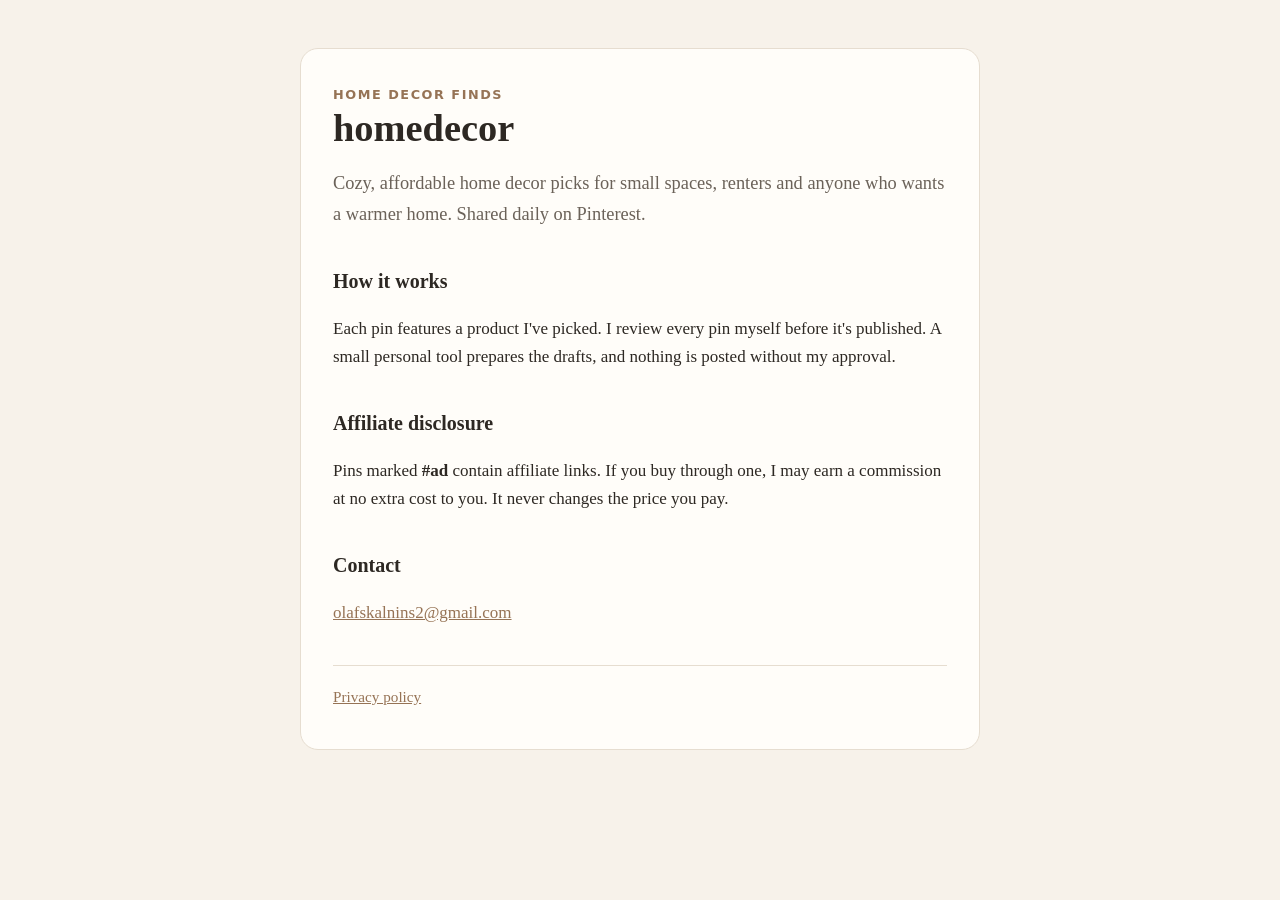
<file: index.html>
<!doctype html>
<html lang="en">
<head>
<meta charset="utf-8">
<meta name="viewport" content="width=device-width, initial-scale=1">
<title>homedecor</title>
<meta name="description" content="Cozy, affordable home decor finds, shared on Pinterest.">
<link rel="stylesheet" href="style.css">
</head>
<body>
<main>
  <p class="kicker">Home decor finds</p>
  <h1>homedecor</h1>
  <p class="lead">Cozy, affordable home decor picks for small spaces, renters and anyone who wants a warmer home. Shared daily on Pinterest.</p>

  <h2>How it works</h2>
  <p>Each pin features a product I've picked. I review every pin myself before it's published. A small personal tool prepares the drafts, and nothing is posted without my approval.</p>

  <h2>Affiliate disclosure</h2>
  <p>Pins marked <strong>#ad</strong> contain affiliate links. If you buy through one, I may earn a commission at no extra cost to you. It never changes the price you pay.</p>

  <h2>Contact</h2>
  <p><a href="mailto:olafskalnins2@gmail.com">olafskalnins2@gmail.com</a></p>

  <footer><a href="privacy.html">Privacy policy</a></footer>
</main>
</body>
</html>
</file>
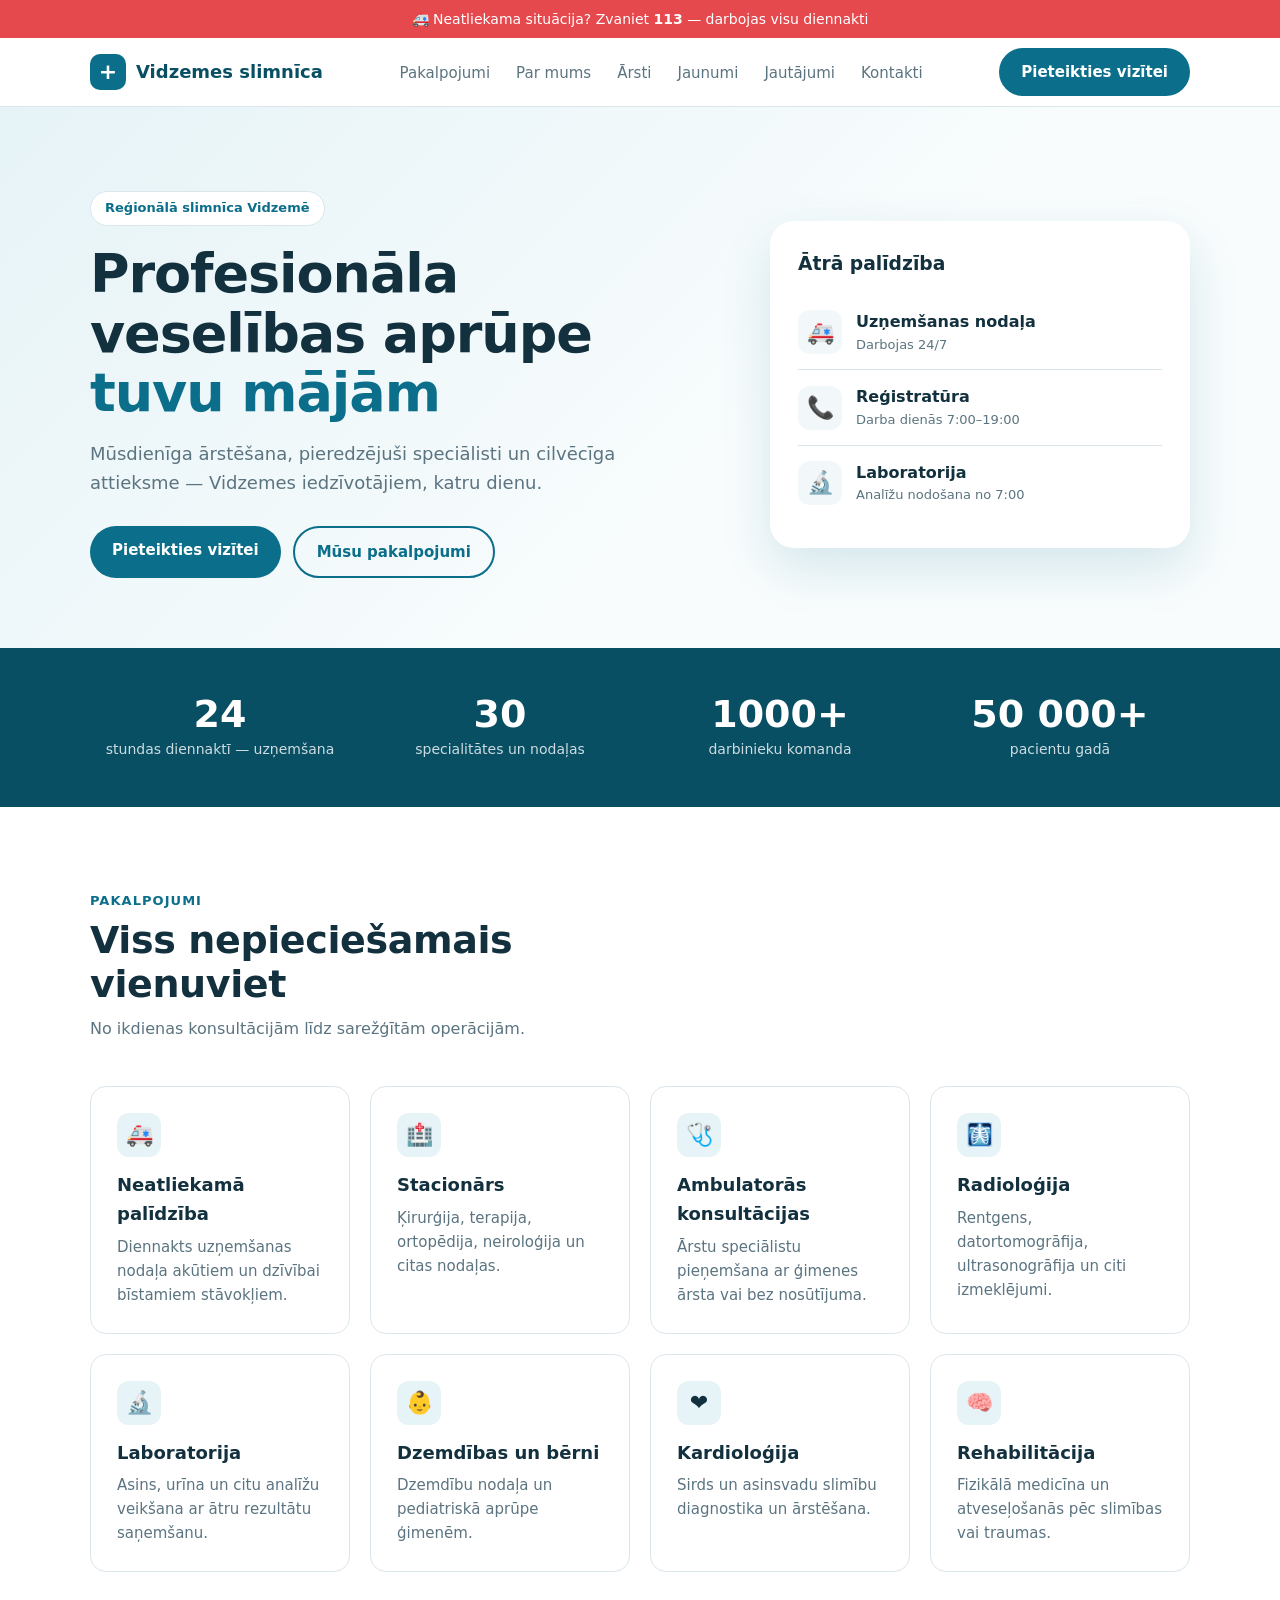
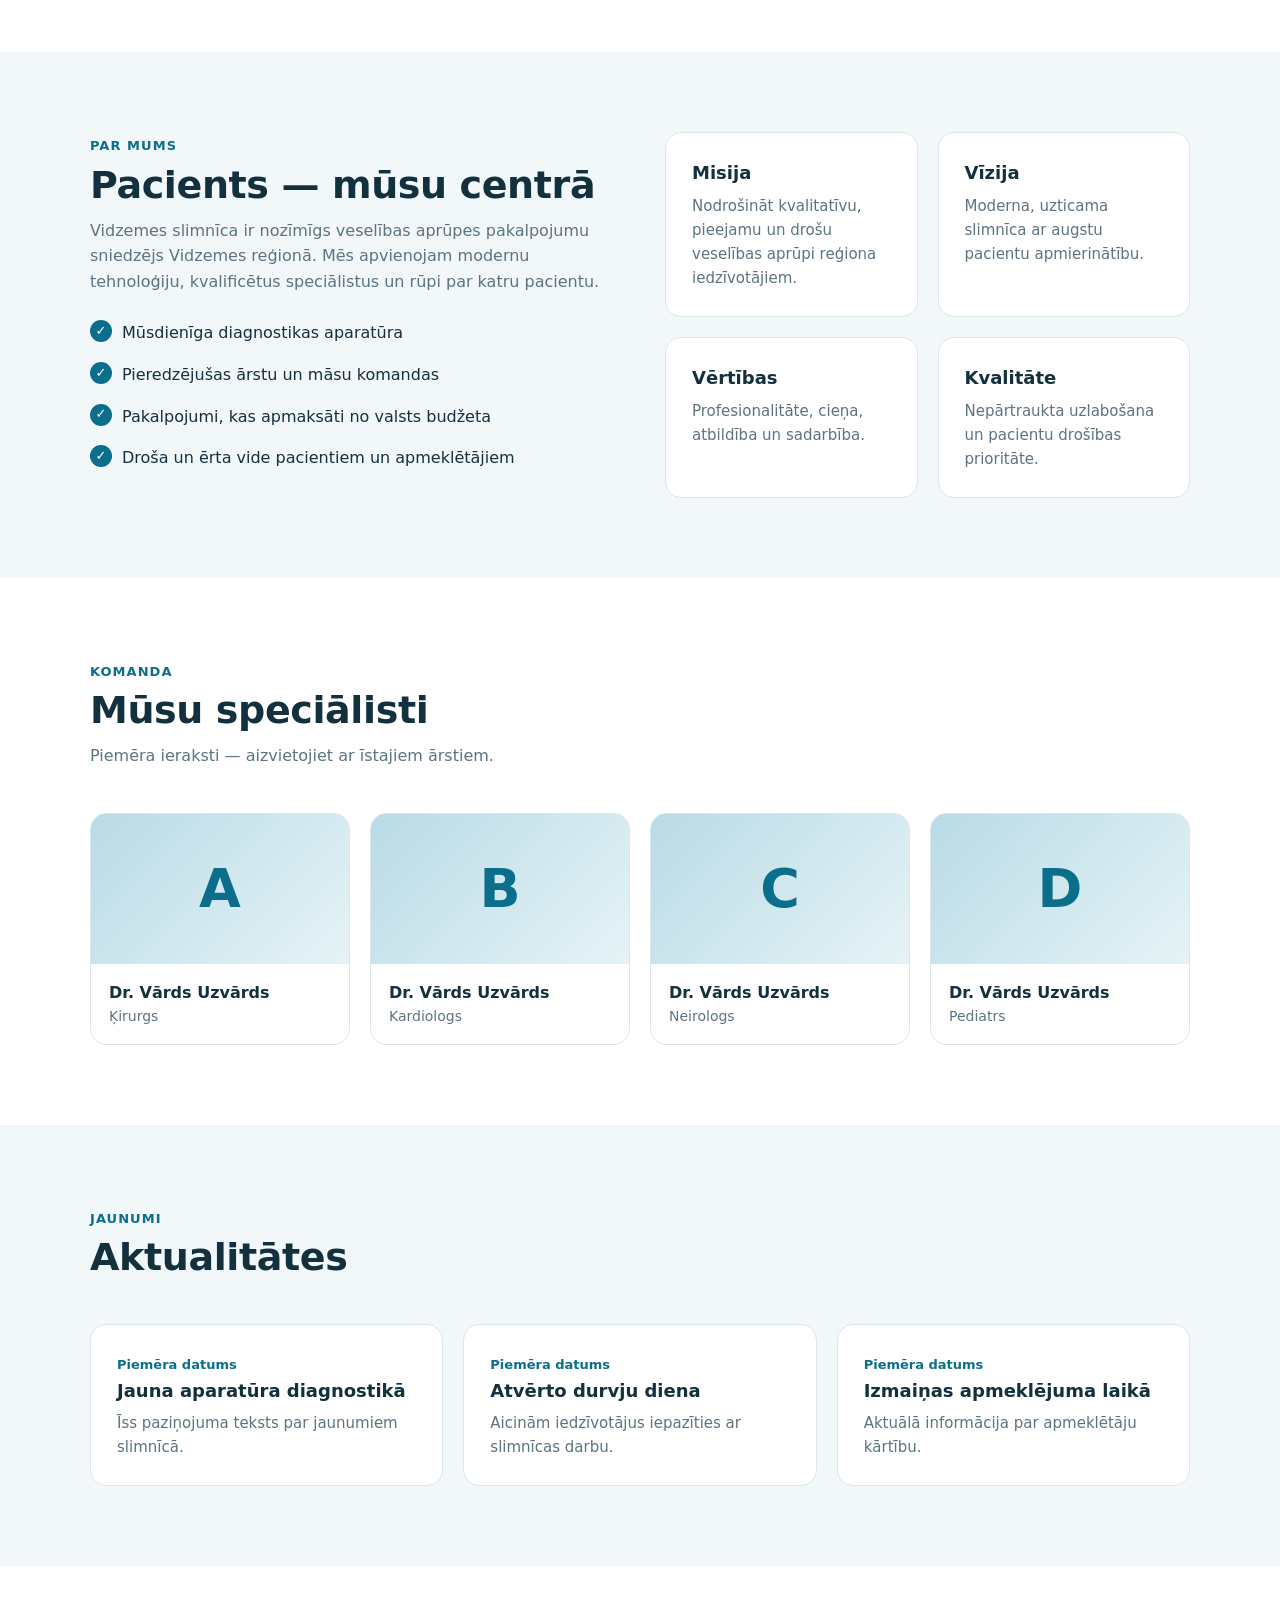
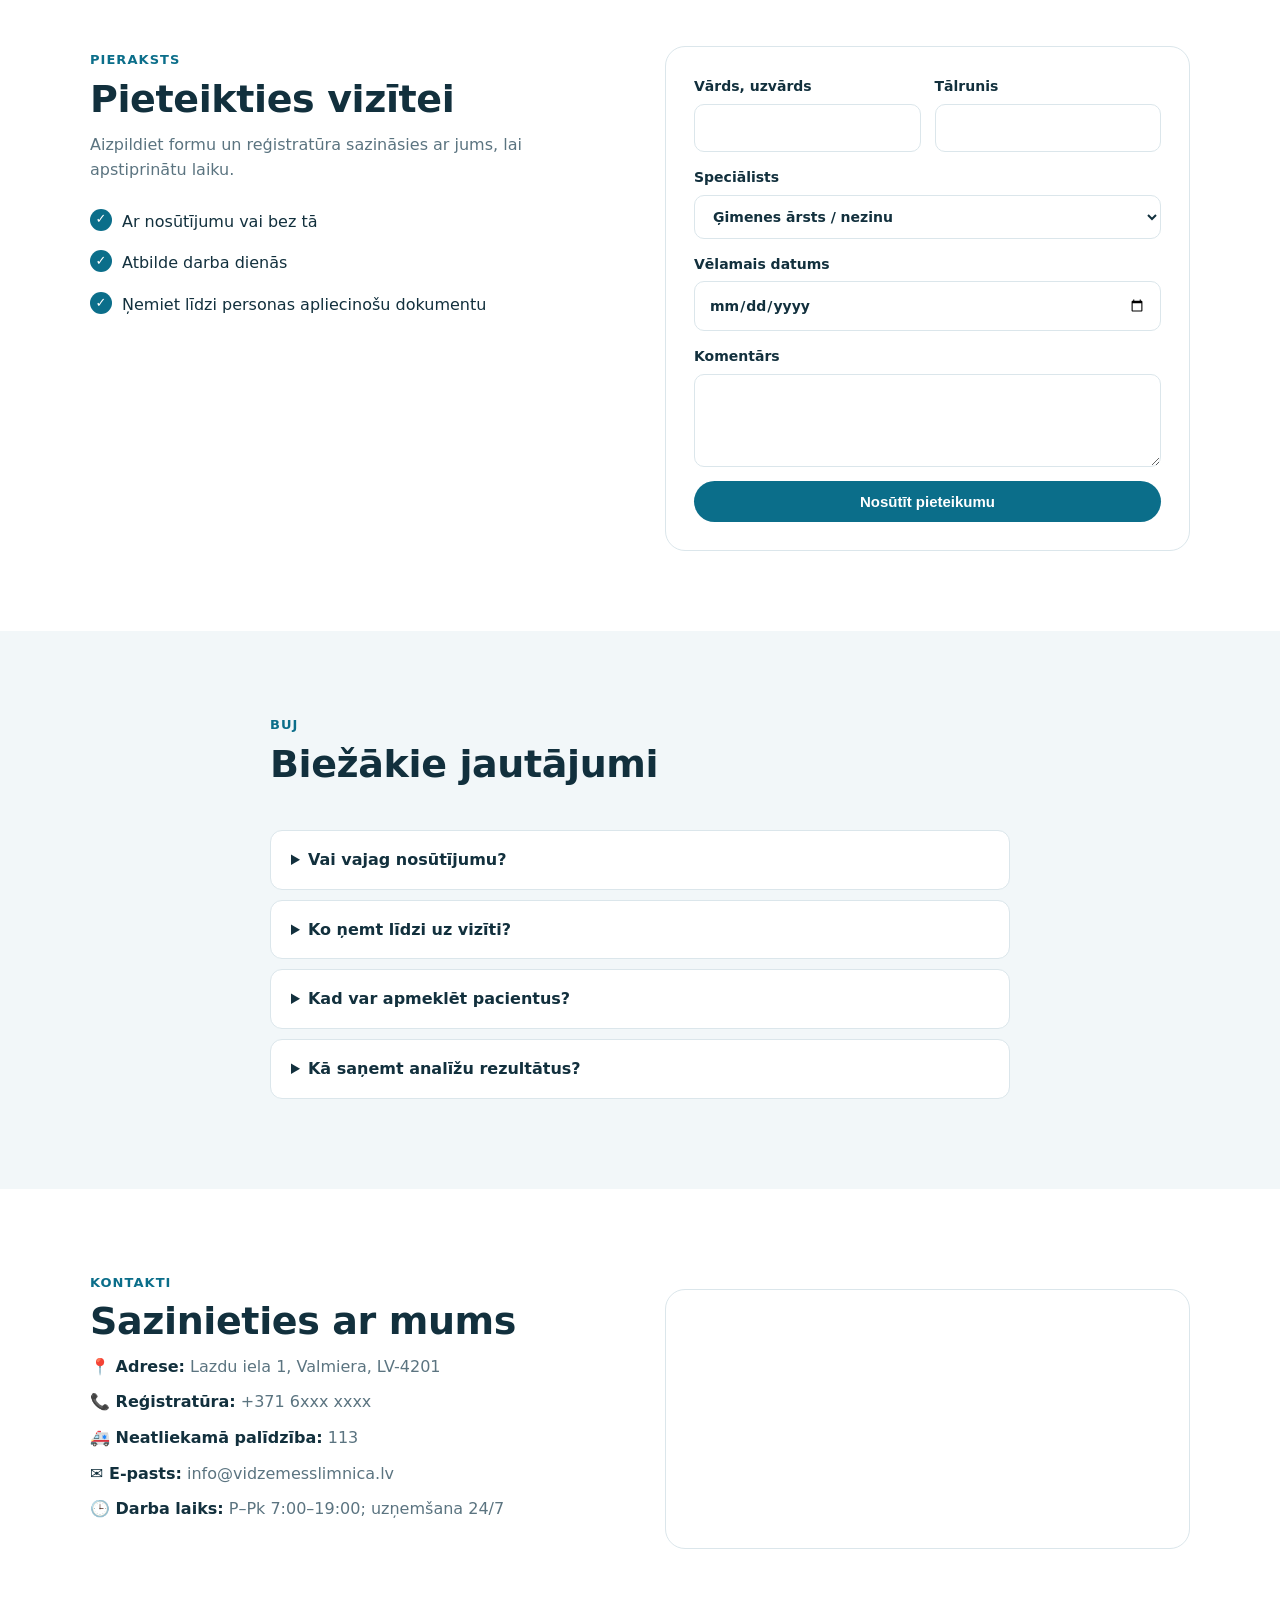
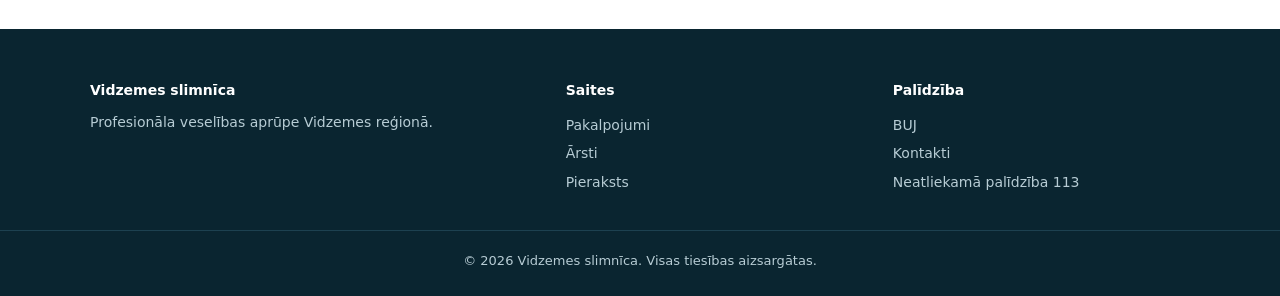
<file: vidzemes-slimnica/index.html>
<!doctype html>
<html lang="lv">
<head>
<meta charset="utf-8">
<meta name="viewport" content="width=device-width,initial-scale=1">
<title>Vidzemes slimnīca — Veselība tuvu mājām</title>
<meta name="description" content="Vidzemes slimnīca Valmierā — neatliekamā palīdzība, stacionārs, ambulatorās konsultācijas, izmeklējumi un pierakstu sistēma.">
<style>
:root{--bg:#fff;--soft:#f2f7f9;--ink:#12303d;--mut:#5b7480;--brand:#0b6e8a;--brand2:#084f64;--acc:#e5484d;--line:#dbe6eb;--r:16px}
*{box-sizing:border-box;margin:0}
html{scroll-behavior:smooth}
body{font-family:system-ui,-apple-system,"Segoe UI",Roboto,sans-serif;color:var(--ink);background:var(--bg);line-height:1.6}
a{color:inherit;text-decoration:none}
.w{max-width:1140px;margin:0 auto;padding:0 20px}
.sos{background:var(--acc);color:#fff;font-size:14px;text-align:center;padding:8px 12px}
.sos b{font-weight:700}
header{position:sticky;top:0;z-index:20;background:rgba(255,255,255,.95);backdrop-filter:blur(8px);border-bottom:1px solid var(--line)}
.nav{display:flex;align-items:center;justify-content:space-between;height:68px}
.logo{display:flex;align-items:center;gap:10px;font-weight:800;font-size:18px;color:var(--brand2)}
.logo i{width:36px;height:36px;border-radius:10px;background:var(--brand);display:grid;place-items:center;color:#fff;font-style:normal;font-size:22px;line-height:1}
nav ul{display:flex;gap:26px;list-style:none;padding:0}
nav a{font-size:15px;font-weight:500;color:var(--mut)}nav a:hover{color:var(--brand)}
.btn{display:inline-block;background:var(--brand);color:#fff;padding:12px 22px;border-radius:999px;font-weight:600;font-size:15px;border:0;cursor:pointer;transition:.2s}
.btn:hover{background:var(--brand2);transform:translateY(-1px)}
.btn.o{background:transparent;color:var(--brand);border:2px solid var(--brand)}.btn.o:hover{background:var(--brand);color:#fff}
.burger{display:none;background:none;border:0;font-size:28px;cursor:pointer;color:var(--ink)}
.hero{background:linear-gradient(135deg,#e6f3f7 0%,#f8fcfd 60%);padding:84px 0 70px}
.hero .w{display:grid;grid-template-columns:1.2fr .8fr;gap:50px;align-items:center}
.tag{display:inline-block;background:#fff;border:1px solid var(--line);color:var(--brand);font-size:13px;font-weight:600;padding:6px 14px;border-radius:999px;margin-bottom:18px}
h1{font-size:clamp(34px,5vw,54px);line-height:1.1;letter-spacing:-.02em;margin-bottom:18px}
h1 span{color:var(--brand)}
.lead{font-size:18px;color:var(--mut);max-width:540px;margin-bottom:28px}
.cta{display:flex;gap:12px;flex-wrap:wrap}
.card-h{background:#fff;border-radius:24px;padding:28px;box-shadow:0 20px 50px rgba(11,110,138,.15)}
.card-h h3{margin-bottom:16px}
.row{display:flex;gap:14px;align-items:center;padding:14px 0;border-top:1px solid var(--line)}
.row:first-of-type{border-top:0}
.ic{width:44px;height:44px;border-radius:12px;background:var(--soft);display:grid;place-items:center;font-size:22px;flex:none}
.row small{color:var(--mut);display:block;font-size:13px}
.stats{padding:46px 0;background:var(--brand2);color:#fff}
.stats .w{display:grid;grid-template-columns:repeat(4,1fr);gap:20px;text-align:center}
.stats b{display:block;font-size:38px;line-height:1.1}
.stats span{opacity:.8;font-size:14px}
section{padding:80px 0}
.alt{background:var(--soft)}
.sh{max-width:620px;margin-bottom:44px}
.sh small{color:var(--brand);font-weight:700;letter-spacing:.08em;text-transform:uppercase;font-size:13px}
h2{font-size:clamp(28px,4vw,38px);line-height:1.15;margin:6px 0 10px;letter-spacing:-.01em}
.sh p{color:var(--mut)}
.grid{display:grid;grid-template-columns:repeat(auto-fill,minmax(250px,1fr));gap:20px}
.card{background:#fff;border:1px solid var(--line);border-radius:var(--r);padding:26px;transition:.2s}
.card:hover{transform:translateY(-4px);box-shadow:0 14px 34px rgba(11,110,138,.12);border-color:transparent}
.card .ic{margin-bottom:14px;background:#e6f3f7}
.card h3{font-size:18px;margin-bottom:6px}
.card p{color:var(--mut);font-size:15px}
.two{display:grid;grid-template-columns:1fr 1fr;gap:50px;align-items:start}
.ticks{list-style:none;padding:0;margin-top:18px}
.ticks li{padding:8px 0 8px 32px;position:relative}
.ticks li:before{content:"✓";position:absolute;left:0;top:8px;width:22px;height:22px;border-radius:50%;background:var(--brand);color:#fff;font-size:13px;display:grid;place-items:center}
.team{display:grid;grid-template-columns:repeat(auto-fill,minmax(220px,1fr));gap:20px}
.doc{background:#fff;border-radius:var(--r);overflow:hidden;border:1px solid var(--line)}
.av{height:150px;background:linear-gradient(135deg,#b9dbe6,#e6f3f7);display:grid;place-items:center;font-size:54px;font-weight:800;color:var(--brand)}
.doc div+div{padding:16px 18px}.doc p{color:var(--mut);font-size:14px}
.news{display:grid;grid-template-columns:repeat(auto-fill,minmax(300px,1fr));gap:20px}
.news .card time{font-size:13px;color:var(--brand);font-weight:600}
details{background:#fff;border:1px solid var(--line);border-radius:12px;padding:16px 20px;margin-bottom:10px}
summary{font-weight:600;cursor:pointer}
details p{color:var(--mut);margin-top:10px}
form{background:#fff;border-radius:20px;padding:28px;border:1px solid var(--line);display:grid;gap:14px}
label{font-size:14px;font-weight:600;display:grid;gap:6px}
input,select,textarea{font:inherit;padding:12px 14px;border:1px solid var(--line);border-radius:10px;background:#fff;color:var(--ink)}
input:focus,select:focus,textarea:focus{outline:2px solid var(--brand);border-color:transparent}
.f2{display:grid;grid-template-columns:1fr 1fr;gap:14px}
.ok{display:none;background:#e7f7ee;color:#116b3a;padding:12px 14px;border-radius:10px;font-weight:600}
.ct p{margin:10px 0;color:var(--mut)}.ct b{color:var(--ink)}
.map{border-radius:20px;overflow:hidden;border:1px solid var(--line);margin-top:20px;height:260px}
.map iframe{width:100%;height:100%;border:0}
footer{background:#0a2530;color:#b7ccd4;padding:50px 0 24px;font-size:14px}
footer .w{display:grid;grid-template-columns:1.5fr 1fr 1fr;gap:30px}
footer h4{color:#fff;margin-bottom:10px}footer a{display:block;padding:3px 0}footer a:hover{color:#fff}
.copy{text-align:center;margin-top:34px;padding-top:20px;border-top:1px solid #1d4150;font-size:13px}
@media(max-width:860px){
 .hero .w,.two,footer .w{grid-template-columns:1fr}.stats .w{grid-template-columns:1fr 1fr}
 .burger{display:block}nav{display:none;position:absolute;top:68px;left:0;right:0;background:#fff;border-bottom:1px solid var(--line);padding:10px 20px 20px}
 nav.open{display:block}nav ul{flex-direction:column;gap:6px}nav a{display:block;padding:10px 0}
 .nav>.btn{display:none}.f2{grid-template-columns:1fr}section{padding:56px 0}
}
</style>
</head>
<body>
<div class="sos">🚑 Neatliekama situācija? Zvaniet <b>113</b> — darbojas visu diennakti</div>
<header><div class="w nav">
 <a href="#top" class="logo"><i>+</i>Vidzemes slimnīca</a>
 <nav id="nav"><ul>
  <li><a href="#pakalpojumi">Pakalpojumi</a></li>
  <li><a href="#par">Par mums</a></li>
  <li><a href="#arsti">Ārsti</a></li>
  <li><a href="#jaunumi">Jaunumi</a></li>
  <li><a href="#faq">Jautājumi</a></li>
  <li><a href="#kontakti">Kontakti</a></li>
 </ul></nav>
 <a href="#pieraksts" class="btn">Pieteikties vizītei</a>
 <button class="burger" aria-label="Izvēlne" onclick="document.getElementById('nav').classList.toggle('open')">☰</button>
</div></header>

<main id="top">
<div class="hero"><div class="w">
 <div>
  <span class="tag">Reģionālā slimnīca Vidzemē</span>
  <h1>Profesionāla veselības aprūpe <span>tuvu mājām</span></h1>
  <p class="lead">Mūsdienīga ārstēšana, pieredzējuši speciālisti un cilvēcīga attieksme — Vidzemes iedzīvotājiem, katru dienu.</p>
  <div class="cta"><a href="#pieraksts" class="btn">Pieteikties vizītei</a><a href="#pakalpojumi" class="btn o">Mūsu pakalpojumi</a></div>
 </div>
 <div class="card-h">
  <h3>Ātrā palīdzība</h3>
  <div class="row"><div class="ic">🚑</div><div><b>Uzņemšanas nodaļa</b><small>Darbojas 24/7</small></div></div>
  <div class="row"><div class="ic">📞</div><div><b>Reģistratūra</b><small>Darba dienās 7:00–19:00</small></div></div>
  <div class="row"><div class="ic">🔬</div><div><b>Laboratorija</b><small>Analīžu nodošana no 7:00</small></div></div>
 </div>
</div></div>

<div class="stats"><div class="w">
 <div><b data-n="24">0</b><span>stundas diennaktī — uzņemšana</span></div>
 <div><b data-n="30">0</b><span>specialitātes un nodaļas</span></div>
 <div><b data-n="1000">0</b><span>darbinieku komanda</span></div>
 <div><b data-n="50000">0</b><span>pacientu gadā</span></div>
</div></div>

<section id="pakalpojumi"><div class="w">
 <div class="sh"><small>Pakalpojumi</small><h2>Viss nepieciešamais vienuviet</h2><p>No ikdienas konsultācijām līdz sarežģītām operācijām.</p></div>
 <div class="grid">
  <div class="card"><div class="ic">🚑</div><h3>Neatliekamā palīdzība</h3><p>Diennakts uzņemšanas nodaļa akūtiem un dzīvībai bīstamiem stāvokļiem.</p></div>
  <div class="card"><div class="ic">🏥</div><h3>Stacionārs</h3><p>Ķirurģija, terapija, ortopēdija, neiroloģija un citas nodaļas.</p></div>
  <div class="card"><div class="ic">🩺</div><h3>Ambulatorās konsultācijas</h3><p>Ārstu speciālistu pieņemšana ar ģimenes ārsta vai bez nosūtījuma.</p></div>
  <div class="card"><div class="ic">🩻</div><h3>Radioloģija</h3><p>Rentgens, datortomogrāfija, ultrasonogrāfija un citi izmeklējumi.</p></div>
  <div class="card"><div class="ic">🔬</div><h3>Laboratorija</h3><p>Asins, urīna un citu analīžu veikšana ar ātru rezultātu saņemšanu.</p></div>
  <div class="card"><div class="ic">👶</div><h3>Dzemdības un bērni</h3><p>Dzemdību nodaļa un pediatriskā aprūpe ģimenēm.</p></div>
  <div class="card"><div class="ic">❤️</div><h3>Kardioloģija</h3><p>Sirds un asinsvadu slimību diagnostika un ārstēšana.</p></div>
  <div class="card"><div class="ic">🧠</div><h3>Rehabilitācija</h3><p>Fizikālā medicīna un atveseļošanās pēc slimības vai traumas.</p></div>
 </div>
</div></section>

<section id="par" class="alt"><div class="w two">
 <div class="sh" style="margin:0"><small>Par mums</small><h2>Pacients — mūsu centrā</h2>
  <p>Vidzemes slimnīca ir nozīmīgs veselības aprūpes pakalpojumu sniedzējs Vidzemes reģionā. Mēs apvienojam modernu tehnoloģiju, kvalificētus speciālistus un rūpi par katru pacientu.</p>
  <ul class="ticks"><li>Mūsdienīga diagnostikas aparatūra</li><li>Pieredzējušas ārstu un māsu komandas</li><li>Pakalpojumi, kas apmaksāti no valsts budžeta</li><li>Droša un ērta vide pacientiem un apmeklētājiem</li></ul>
 </div>
 <div class="grid" style="grid-template-columns:1fr 1fr">
  <div class="card"><h3>Misija</h3><p>Nodrošināt kvalitatīvu, pieejamu un drošu veselības aprūpi reģiona iedzīvotājiem.</p></div>
  <div class="card"><h3>Vīzija</h3><p>Moderna, uzticama slimnīca ar augstu pacientu apmierinātību.</p></div>
  <div class="card"><h3>Vērtības</h3><p>Profesionalitāte, cieņa, atbildība un sadarbība.</p></div>
  <div class="card"><h3>Kvalitāte</h3><p>Nepārtraukta uzlabošana un pacientu drošības prioritāte.</p></div>
 </div>
</div></section>

<section id="arsti"><div class="w">
 <div class="sh"><small>Komanda</small><h2>Mūsu speciālisti</h2><p>Piemēra ieraksti — aizvietojiet ar īstajiem ārstiem.</p></div>
 <div class="team">
  <div class="doc"><div class="av">A</div><div><b>Dr. Vārds Uzvārds</b><p>Ķirurgs</p></div></div>
  <div class="doc"><div class="av">B</div><div><b>Dr. Vārds Uzvārds</b><p>Kardiologs</p></div></div>
  <div class="doc"><div class="av">C</div><div><b>Dr. Vārds Uzvārds</b><p>Neirologs</p></div></div>
  <div class="doc"><div class="av">D</div><div><b>Dr. Vārds Uzvārds</b><p>Pediatrs</p></div></div>
 </div>
</div></section>

<section id="jaunumi" class="alt"><div class="w">
 <div class="sh"><small>Jaunumi</small><h2>Aktualitātes</h2></div>
 <div class="news">
  <div class="card"><time>Piemēra datums</time><h3>Jauna aparatūra diagnostikā</h3><p>Īss paziņojuma teksts par jaunumiem slimnīcā.</p></div>
  <div class="card"><time>Piemēra datums</time><h3>Atvērto durvju diena</h3><p>Aicinām iedzīvotājus iepazīties ar slimnīcas darbu.</p></div>
  <div class="card"><time>Piemēra datums</time><h3>Izmaiņas apmeklējuma laikā</h3><p>Aktuālā informācija par apmeklētāju kārtību.</p></div>
 </div>
</div></section>

<section id="pieraksts"><div class="w two">
 <div class="sh" style="margin:0"><small>Pieraksts</small><h2>Pieteikties vizītei</h2>
  <p>Aizpildiet formu un reģistratūra sazināsies ar jums, lai apstiprinātu laiku.</p>
  <ul class="ticks"><li>Ar nosūtījumu vai bez tā</li><li>Atbilde darba dienās</li><li>Ņemiet līdzi personas apliecinošu dokumentu</li></ul>
 </div>
 <form id="f" onsubmit="return send(event)">
  <div class="f2"><label>Vārds, uzvārds<input required name="n" autocomplete="name"></label><label>Tālrunis<input required type="tel" name="t" autocomplete="tel"></label></div>
  <label>Speciālists<select name="s"><option>Ģimenes ārsts / nezinu</option><option>Ķirurgs</option><option>Kardiologs</option><option>Neirologs</option><option>Ortopēds</option><option>Pediatrs</option><option>Radioloģija</option></select></label>
  <label>Vēlamais datums<input type="date" name="d"></label>
  <label>Komentārs<textarea rows="3" name="m"></textarea></label>
  <button class="btn" type="submit">Nosūtīt pieteikumu</button>
  <div class="ok" id="ok">✓ Paldies! Pieteikums sagatavots. (Demo — formu vēl jāsaista ar serveri.)</div>
 </form>
</div></section>

<section id="faq" class="alt"><div class="w" style="max-width:780px">
 <div class="sh"><small>BUJ</small><h2>Biežākie jautājumi</h2></div>
 <details><summary>Vai vajag nosūtījumu?</summary><p>Daļai pakalpojumu nepieciešams ģimenes ārsta nosūtījums. Precizējiet reģistratūrā.</p></details>
 <details><summary>Ko ņemt līdzi uz vizīti?</summary><p>Pasi vai ID karti, nosūtījumu (ja ir), iepriekšējos izmeklējumu rezultātus un medikamentu sarakstu.</p></details>
 <details><summary>Kad var apmeklēt pacientus?</summary><p>Apmeklējuma laiki ir atkarīgi no nodaļas. Aktuālo kārtību skatiet slimnīcā vai zvaniet.</p></details>
 <details><summary>Kā saņemt analīžu rezultātus?</summary><p>Rezultāti tiek nodoti ārstam; to var arī saņemt reģistratūrā vai e-veselībā.</p></details>
</div></section>

<section id="kontakti"><div class="w two">
 <div class="ct"><div class="sh" style="margin:0"><small>Kontakti</small><h2>Sazinieties ar mums</h2></div>
  <p><b>📍 Adrese:</b> Lazdu iela 1, Valmiera, LV-4201</p>
  <p><b>📞 Reģistratūra:</b> +371 6xxx xxxx</p>
  <p><b>🚑 Neatliekamā palīdzība:</b> 113</p>
  <p><b>✉️ E-pasts:</b> info@vidzemesslimnica.lv</p>
  <p><b>🕒 Darba laiks:</b> P–Pk 7:00–19:00; uzņemšana 24/7</p>
 </div>
 <div class="map"><iframe loading="lazy" title="Karte" src="https://www.openstreetmap.org/export/embed.html?bbox=25.55%2C57.52%2C25.63%2C57.56&layer=mapnik"></iframe></div>
</div></section>
</main>

<footer><div class="w">
 <div><h4>Vidzemes slimnīca</h4><p>Profesionāla veselības aprūpe Vidzemes reģionā.</p></div>
 <div><h4>Saites</h4><a href="#pakalpojumi">Pakalpojumi</a><a href="#arsti">Ārsti</a><a href="#pieraksts">Pieraksts</a></div>
 <div><h4>Palīdzība</h4><a href="#faq">BUJ</a><a href="#kontakti">Kontakti</a><a href="tel:113">Neatliekamā palīdzība 113</a></div>
</div><div class="copy">© <span id="y"></span> Vidzemes slimnīca. Visas tiesības aizsargātas.</div></footer>

<script>
document.getElementById('y').textContent=new Date().getFullYear();
document.querySelectorAll('#nav a').forEach(a=>a.onclick=()=>document.getElementById('nav').classList.remove('open'));
function send(e){e.preventDefault();document.getElementById('ok').style.display='block';e.target.reset();return false}
const io=new IntersectionObserver(es=>es.forEach(x=>{if(!x.isIntersecting)return;io.unobserve(x.target);const el=x.target,t=+el.dataset.n,s=performance.now();
(function f(n){const p=Math.min((n-s)/1200,1);el.textContent=Math.round(t*p).toLocaleString('lv-LV')+(p>=1&&t>=1000?'+':'');if(p<1)requestAnimationFrame(f)})(s)}),{threshold:.5});
document.querySelectorAll('[data-n]').forEach(e=>io.observe(e));
</script>
</body>
</html>
</file>
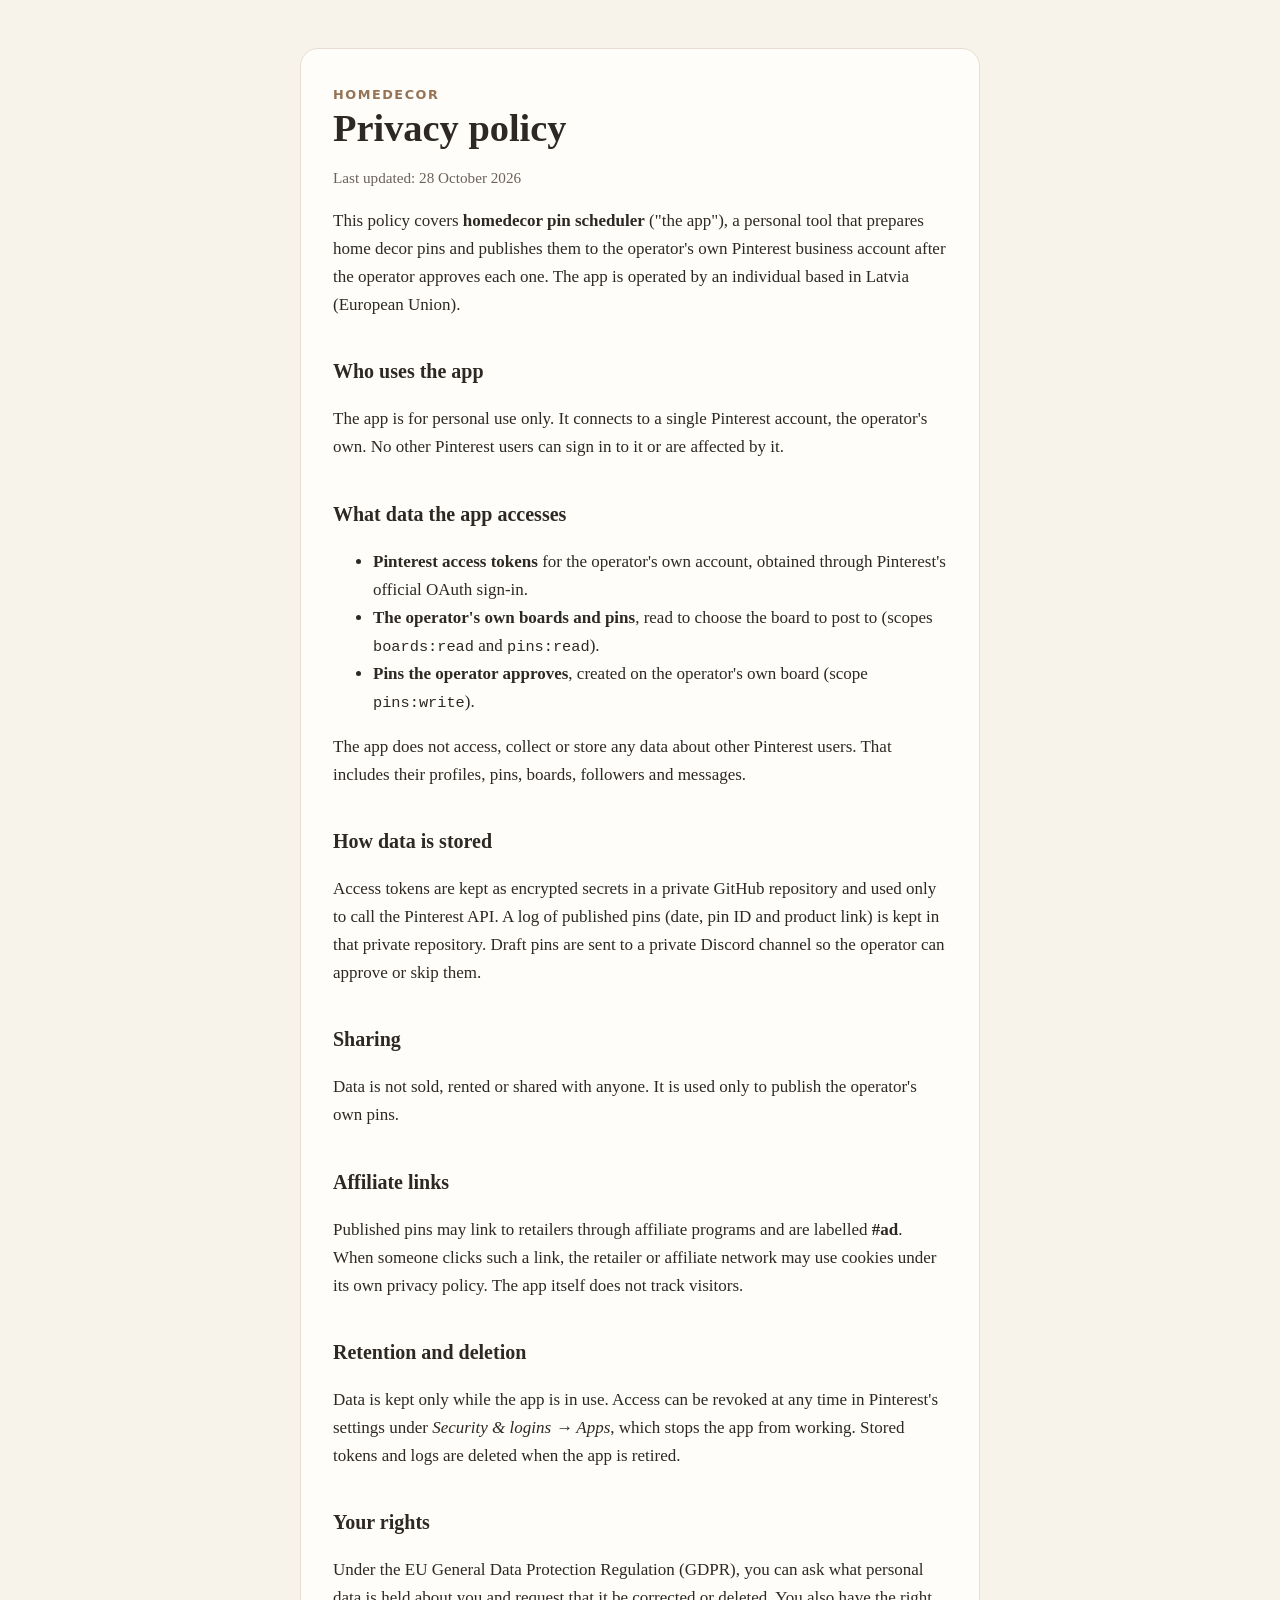
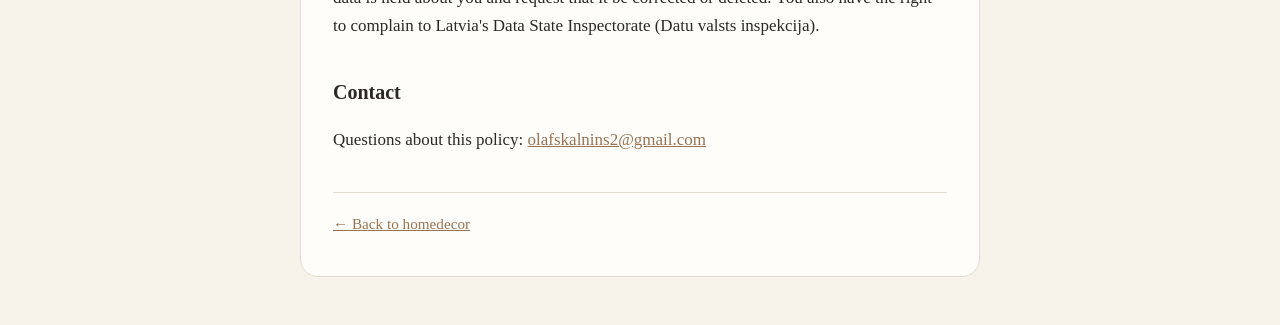
<file: privacy.html>
<!doctype html>
<html lang="en">
<head>
<meta charset="utf-8">
<meta name="viewport" content="width=device-width, initial-scale=1">
<title>Privacy policy · homedecor</title>
<meta name="description" content="Privacy policy for the homedecor pin scheduler app.">
<link rel="stylesheet" href="style.css">
</head>
<body>
<main>
  <p class="kicker"><a href="index.html">homedecor</a></p>
  <h1>Privacy policy</h1>
  <p class="muted">Last updated: 28 October 2026</p>

  <p>This policy covers <strong>homedecor pin scheduler</strong> ("the app"), a personal tool that prepares home decor pins and publishes them to the operator's own Pinterest business account after the operator approves each one. The app is operated by an individual based in Latvia (European Union).</p>

  <h2>Who uses the app</h2>
  <p>The app is for personal use only. It connects to a single Pinterest account, the operator's own. No other Pinterest users can sign in to it or are affected by it.</p>

  <h2>What data the app accesses</h2>
  <ul>
    <li><strong>Pinterest access tokens</strong> for the operator's own account, obtained through Pinterest's official OAuth sign-in.</li>
    <li><strong>The operator's own boards and pins</strong>, read to choose the board to post to (scopes <code>boards:read</code> and <code>pins:read</code>).</li>
    <li><strong>Pins the operator approves</strong>, created on the operator's own board (scope <code>pins:write</code>).</li>
  </ul>
  <p>The app does not access, collect or store any data about other Pinterest users. That includes their profiles, pins, boards, followers and messages.</p>

  <h2>How data is stored</h2>
  <p>Access tokens are kept as encrypted secrets in a private GitHub repository and used only to call the Pinterest API. A log of published pins (date, pin ID and product link) is kept in that private repository. Draft pins are sent to a private Discord channel so the operator can approve or skip them.</p>

  <h2>Sharing</h2>
  <p>Data is not sold, rented or shared with anyone. It is used only to publish the operator's own pins.</p>

  <h2>Affiliate links</h2>
  <p>Published pins may link to retailers through affiliate programs and are labelled <strong>#ad</strong>. When someone clicks such a link, the retailer or affiliate network may use cookies under its own privacy policy. The app itself does not track visitors.</p>

  <h2>Retention and deletion</h2>
  <p>Data is kept only while the app is in use. Access can be revoked at any time in Pinterest's settings under <em>Security &amp; logins → Apps</em>, which stops the app from working. Stored tokens and logs are deleted when the app is retired.</p>

  <h2>Your rights</h2>
  <p>Under the EU General Data Protection Regulation (GDPR), you can ask what personal data is held about you and request that it be corrected or deleted. You also have the right to complain to Latvia's Data State Inspectorate (Datu valsts inspekcija).</p>

  <h2>Contact</h2>
  <p>Questions about this policy: <a href="mailto:olafskalnins2@gmail.com">olafskalnins2@gmail.com</a></p>

  <footer><a href="index.html">← Back to homedecor</a></footer>
</main>
</body>
</html>
</file>
<file: style.css>
:root {
  --bg: #f7f2ea;
  --card: #fffdf9;
  --ink: #2d2823;
  --muted: #6b6259;
  --accent: #967355;
  --line: #e6ddd0;
}
@media (prefers-color-scheme: dark) {
  :root:not([data-theme="light"]) {
    --bg: #1d1a17;
    --card: #26221e;
    --ink: #eee7dd;
    --muted: #a89d90;
    --accent: #c9a27e;
    --line: #3a342e;
  }
}
:root[data-theme="dark"] {
  --bg: #1d1a17;
  --card: #26221e;
  --ink: #eee7dd;
  --muted: #a89d90;
  --accent: #c9a27e;
  --line: #3a342e;
}

* { box-sizing: border-box; }
body {
  margin: 0;
  background: var(--bg);
  color: var(--ink);
  font: 17px/1.65 Georgia, "Times New Roman", serif;
}
main {
  max-width: 680px;
  margin: 48px auto;
  padding: 40px 32px;
  background: var(--card);
  border: 1px solid var(--line);
  border-radius: 18px;
}
@media (max-width: 720px) {
  main { margin: 16px; padding: 28px 20px; }
}
h1 { font-size: 2.4rem; line-height: 1.15; margin: 0.1em 0 0.4em; }
h2 { font-size: 1.25rem; margin: 1.8em 0 0.4em; }
.kicker {
  margin: 0;
  font: 700 0.8rem/1 "Segoe UI", system-ui, sans-serif;
  letter-spacing: 0.12em;
  text-transform: uppercase;
  color: var(--accent);
}
.kicker a { color: inherit; text-decoration: none; }
.lead { font-size: 1.15rem; color: var(--muted); }
.muted { color: var(--muted); font-size: 0.95rem; }
a { color: var(--accent); }
code { font-size: 0.9em; }
footer {
  margin-top: 2.5em;
  padding-top: 1.2em;
  border-top: 1px solid var(--line);
  font-size: 0.95rem;
}
</file>
